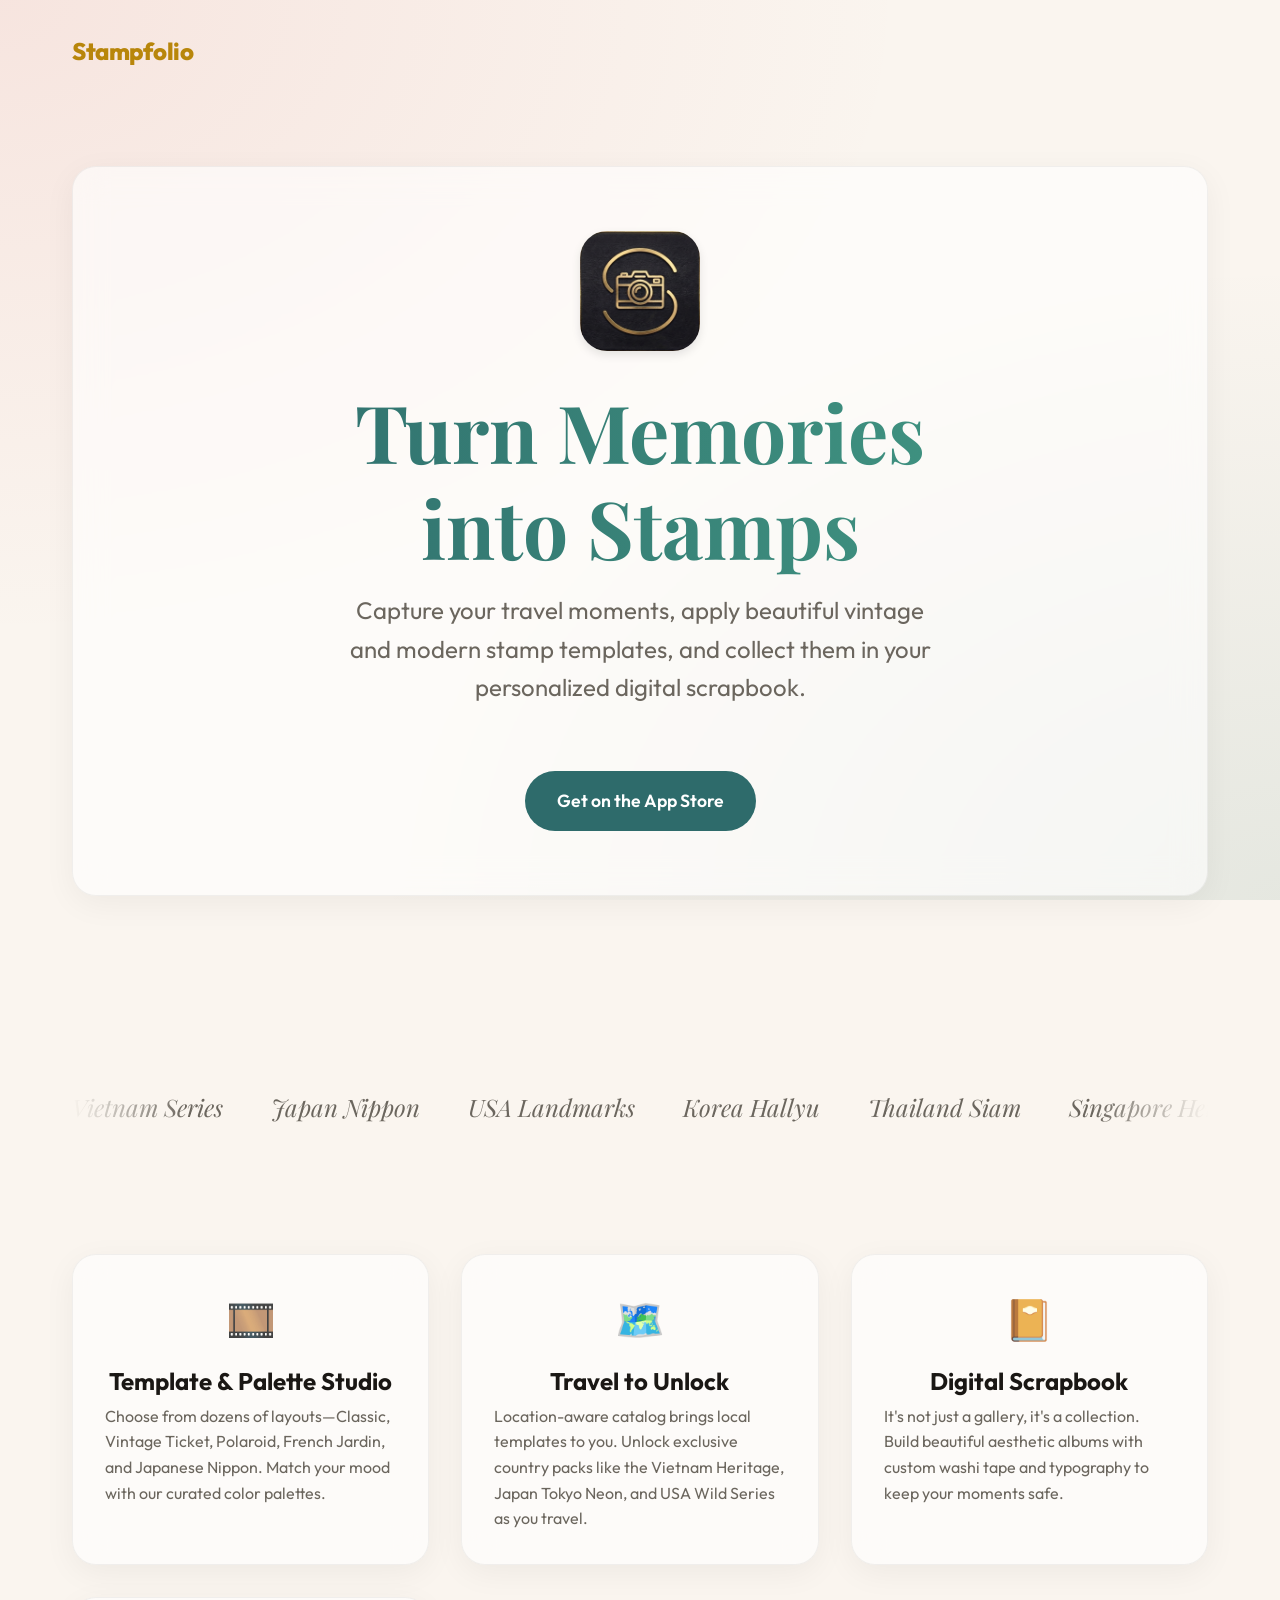
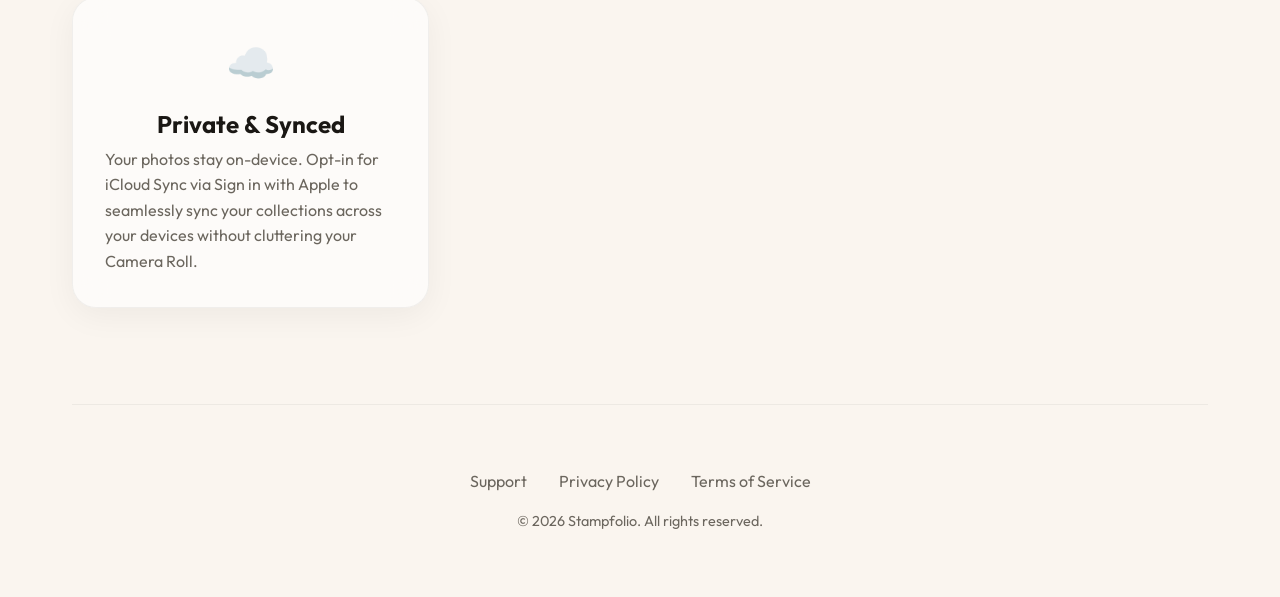
<file: index.html>
<!DOCTYPE html>
<html lang="en">
<head>
    <meta charset="UTF-8">
    <meta name="viewport" content="width=device-width, initial-scale=1.0">
    <meta name="description" content="Stampfolio - Turn your travel memories into beautiful digital stamps. Create digital scrapbooks, apply vintage templates, and collect them across the world.">
    <title>Stampfolio - Vintage Photo to Digital Stamp</title>
    <link rel="stylesheet" href="index.css">
    
    <!-- Fallback for scroll-driven animations -->
    <script>
      document.addEventListener("DOMContentLoaded", () => {
        if (!CSS.supports('(animation-timeline: view()) and (animation-range: entry)')) {
          const observer = new IntersectionObserver((entries) => {
            for (const entry of entries) {
              if (entry.isIntersecting) {
                entry.target.style.opacity = 1;
                entry.target.style.transform = 'translateY(0)';
                observer.unobserve(entry.target);
              }
            }
          }, { threshold: 0.1 });
          
          document.querySelectorAll('.scroll-reveal').forEach((el) => {
            el.style.opacity = 0;
            el.style.transform = 'translateY(50px)';
            el.style.transition = 'opacity 0.6s ease-out, transform 0.6s ease-out';
            observer.observe(el);
          });
        }
      });
    </script>
</head>
<body>
    <div class="container">
        <header class="nav">
            <div class="logo">Stampfolio</div>
        </header>

        <!-- ENGLISH VERSION -->
        <div class="lang-en">
            <section class="hero">
                <div class="glass-card">
                    <img src="app-icon.png" alt="Stampfolio App Icon" class="app-icon" style="width: 120px; height: 120px; border-radius: 27px; margin-bottom: 2rem; box-shadow: 0 4px 10px rgba(0,0,0,0.1);">
                    <h1>Turn Memories into Stamps</h1>
                    <p class="subtitle">Capture your travel moments, apply beautiful vintage and modern stamp templates, and collect them in your personalized digital scrapbook.</p>
                    <a href="https://apps.apple.com/vn/app/stampfolio-photo-to-stamp/id6799593566" target="_blank" rel="noopener noreferrer" class="btn">Get on the App Store</a>
                </div>
            </section>

            <section class="countries-marquee scroll-reveal">
                <div class="marquee-content">
                    <span class="country-tag">Vietnam Series</span>
                    <span class="country-tag">Japan Nippon</span>
                    <span class="country-tag">USA Landmarks</span>
                    <span class="country-tag">Korea Hallyu</span>
                    <span class="country-tag">Thailand Siam</span>
                    <span class="country-tag">Singapore Heritage</span>
                    <!-- Duplicate for seamless scroll -->
                    <span class="country-tag">Vietnam Series</span>
                    <span class="country-tag">Japan Nippon</span>
                    <span class="country-tag">USA Landmarks</span>
                    <span class="country-tag">Korea Hallyu</span>
                    <span class="country-tag">Thailand Siam</span>
                    <span class="country-tag">Singapore Heritage</span>
                </div>
            </section>

            <section class="features-grid">
                <div class="feature-item glass-card scroll-reveal">
                    <span class="feature-icon">🎞️</span>
                    <h3>Template & Palette Studio</h3>
                    <p>Choose from dozens of layouts—Classic, Vintage Ticket, Polaroid, French Jardin, and Japanese Nippon. Match your mood with our curated color palettes.</p>
                </div>
                <div class="feature-item glass-card scroll-reveal">
                    <span class="feature-icon">🗺️</span>
                    <h3>Travel to Unlock</h3>
                    <p>Location-aware catalog brings local templates to you. Unlock exclusive country packs like the Vietnam Heritage, Japan Tokyo Neon, and USA Wild Series as you travel.</p>
                </div>
                <div class="feature-item glass-card scroll-reveal">
                    <span class="feature-icon">📔</span>
                    <h3>Digital Scrapbook</h3>
                    <p>It's not just a gallery, it's a collection. Build beautiful aesthetic albums with custom washi tape and typography to keep your moments safe.</p>
                </div>
                <div class="feature-item glass-card scroll-reveal">
                    <span class="feature-icon">☁️</span>
                    <h3>Private & Synced</h3>
                    <p>Your photos stay on-device. Opt-in for iCloud Sync via Sign in with Apple to seamlessly sync your collections across your devices without cluttering your Camera Roll.</p>
                </div>
            </section>

            <footer class="footer scroll-reveal">
                <div class="footer-links">
                    <a href="support.html">Support</a>
                    <a href="privacy.html">Privacy Policy</a>
                    <a href="terms.html">Terms of Service</a>
                </div>
                <p style="color: var(--color-text-muted); font-size: 0.9rem;">&copy; 2026 Stampfolio. All rights reserved.</p>
            </footer>
        </div>

        <!-- VIETNAMESE VERSION -->
        <div class="lang-vi" style="display: none;">
            <section class="hero">
                <div class="glass-card">
                    <img src="app-icon.png" alt="Stampfolio App Icon" class="app-icon" style="width: 120px; height: 120px; border-radius: 27px; margin-bottom: 2rem; box-shadow: 0 4px 10px rgba(0,0,0,0.1);">
                    <h1>Biến Kỷ Niệm Thành Tem</h1>
                    <p class="subtitle">Lưu giữ khoảnh khắc du lịch, áp dụng các mẫu tem cổ điển và hiện đại tuyệt đẹp, và thu thập chúng vào cuốn sổ lưu niệm kỹ thuật số của riêng bạn.</p>
                    <a href="https://apps.apple.com/vn/app/stampfolio-photo-to-stamp/id6799593566" target="_blank" rel="noopener noreferrer" class="btn">Tải trên App Store</a>
                </div>
            </section>

            <section class="countries-marquee scroll-reveal">
                <div class="marquee-content">
                    <span class="country-tag">Bộ sưu tập Việt Nam</span>
                    <span class="country-tag">Nhật Bản Nippon</span>
                    <span class="country-tag">Địa danh Hoa Kỳ</span>
                    <span class="country-tag">Hàn Quốc Hallyu</span>
                    <span class="country-tag">Thái Lan Siam</span>
                    <span class="country-tag">Di sản Singapore</span>
                    <!-- Duplicate for seamless scroll -->
                    <span class="country-tag">Bộ sưu tập Việt Nam</span>
                    <span class="country-tag">Nhật Bản Nippon</span>
                    <span class="country-tag">Địa danh Hoa Kỳ</span>
                    <span class="country-tag">Hàn Quốc Hallyu</span>
                    <span class="country-tag">Thái Lan Siam</span>
                    <span class="country-tag">Di sản Singapore</span>
                </div>
            </section>

            <section class="features-grid">
                <div class="feature-item glass-card scroll-reveal">
                    <span class="feature-icon">🎞️</span>
                    <h3>Studio Giao diện & Màu sắc</h3>
                    <p>Chọn từ hàng chục bố cục—Cổ điển, Vé cũ, Polaroid, French Jardin, và Japanese Nippon. Phối hợp với tâm trạng của bạn bằng các bảng màu được tuyển chọn.</p>
                </div>
                <div class="feature-item glass-card scroll-reveal">
                    <span class="feature-icon">🗺️</span>
                    <h3>Du lịch để Mở khoá</h3>
                    <p>Danh mục theo vị trí mang đến các mẫu tem địa phương. Mở khóa các gói quốc gia độc quyền như Di sản Việt Nam, Tokyo Neon Nhật Bản và Hoa Kỳ Hoang dã khi đi du lịch.</p>
                </div>
                <div class="feature-item glass-card scroll-reveal">
                    <span class="feature-icon">📔</span>
                    <h3>Sổ lưu niệm Kỹ thuật số</h3>
                    <p>Không chỉ là thư viện ảnh, đó là một kho báu. Xây dựng các album mang đậm tính thẩm mỹ với băng dính washi và nghệ thuật chữ để lưu giữ kỷ niệm của bạn.</p>
                </div>
                <div class="feature-item glass-card scroll-reveal">
                    <span class="feature-icon">☁️</span>
                    <h3>Riêng tư & Đồng bộ</h3>
                    <p>Ảnh của bạn được lưu trên thiết bị. Bật Đồng bộ iCloud qua Đăng nhập bằng Apple để đồng bộ hóa liền mạch bộ sưu tập giữa các thiết bị mà không làm lộn xộn Cuộn Camera.</p>
                </div>
            </section>

            <footer class="footer scroll-reveal">
                <div class="footer-links">
                    <a href="support.html">Hỗ trợ</a>
                    <a href="privacy.html">Chính sách Bảo mật</a>
                    <a href="terms.html">Điều khoản Dịch vụ</a>
                </div>
                <p style="color: var(--color-text-muted); font-size: 0.9rem;">&copy; 2026 Stampfolio. Mọi quyền được bảo lưu.</p>
            </footer>
        </div>
    </div>

    <!-- Language detection script (same as terms.html) -->
    <script>
        document.addEventListener('DOMContentLoaded', function() {
            var userLang = navigator.language || navigator.userLanguage;
            var isVi = userLang.toLowerCase().includes('vi');
            
            var enDiv = document.querySelector('.lang-en');
            var viDiv = document.querySelector('.lang-vi');
            
            if (isVi) {
                if (enDiv) enDiv.style.display = 'none';
                if (viDiv) viDiv.style.display = 'block';
            } else {
                if (enDiv) enDiv.style.display = 'block';
                if (viDiv) viDiv.style.display = 'none';
            }
        });
    </script>
</body>
</html>
</file>
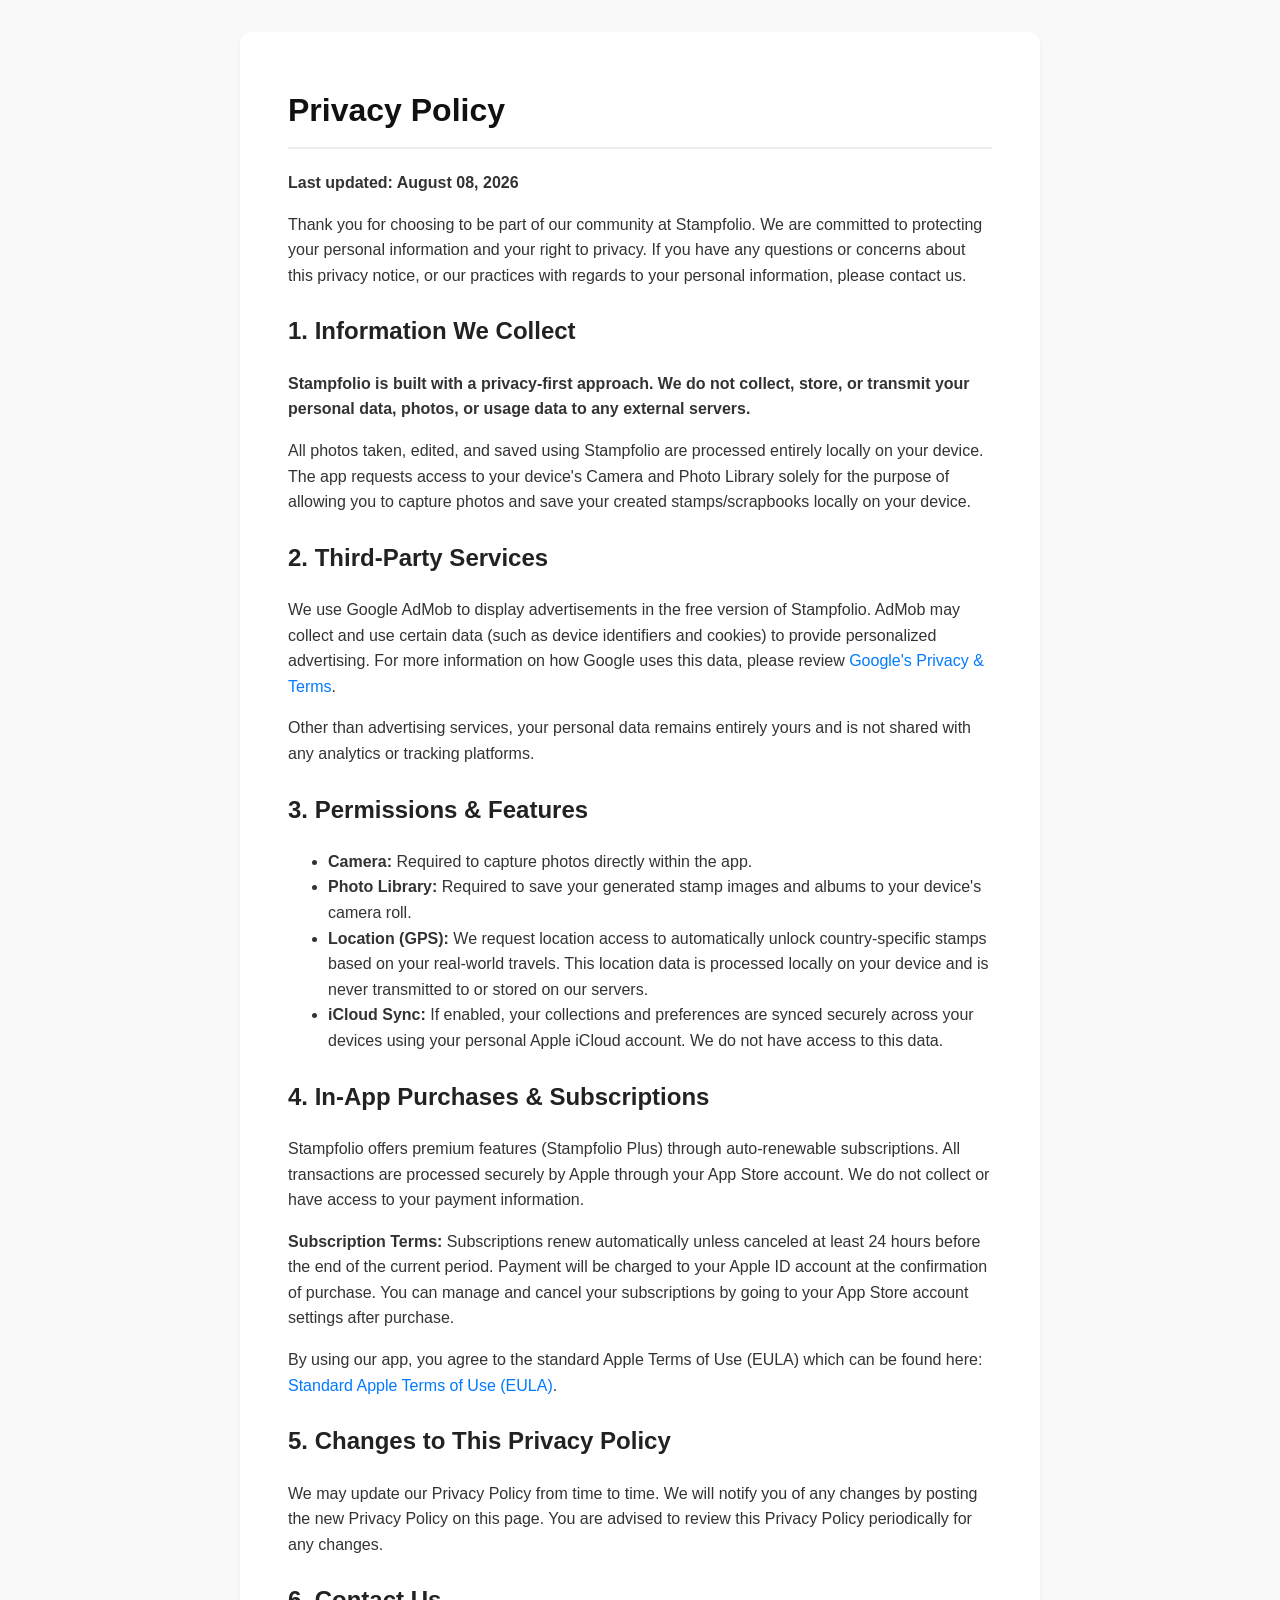
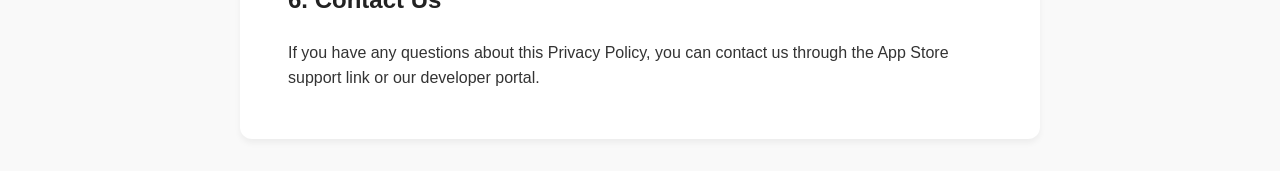
<file: privacy.html>
<!DOCTYPE html>
<html lang="en">
<head>
    <meta charset="UTF-8">
    <meta name="viewport" content="width=device-width, initial-scale=1.0">
    <title>Privacy Policy - Stampfolio</title>
    <style>
        body {
            font-family: -apple-system, BlinkMacSystemFont, "Segoe UI", Roboto, Helvetica, Arial, sans-serif;
            line-height: 1.6;
            color: #333;
            max-width: 800px;
            margin: 0 auto;
            padding: 2rem;
            background-color: #f9f9f9;
        }
        .container {
            background-color: #fff;
            padding: 2rem 3rem;
            border-radius: 12px;
            box-shadow: 0 4px 6px rgba(0,0,0,0.05);
        }
        h1 { color: #111; border-bottom: 2px solid #eee; padding-bottom: 10px; }
        h2 { color: #222; margin-top: 1.5rem; }
        p { margin-bottom: 1rem; }
        a { color: #007aff; text-decoration: none; }
        a:hover { text-decoration: underline; }
        @media (max-width: 600px) {
            body { padding: 1rem; }
            .container { padding: 1.5rem; }
        }
    </style>
</head>
<body>
    <div class="container">
<div class="lang-en">
        <h1>Privacy Policy</h1>
        <p><strong>Last updated: August 08, 2026</strong></p>
        
        <p>Thank you for choosing to be part of our community at Stampfolio. We are committed to protecting your personal information and your right to privacy. If you have any questions or concerns about this privacy notice, or our practices with regards to your personal information, please contact us.</p>
        
        <h2>1. Information We Collect</h2>
        <p><strong>Stampfolio is built with a privacy-first approach. We do not collect, store, or transmit your personal data, photos, or usage data to any external servers.</strong></p>
        <p>All photos taken, edited, and saved using Stampfolio are processed entirely locally on your device. The app requests access to your device's Camera and Photo Library solely for the purpose of allowing you to capture photos and save your created stamps/scrapbooks locally on your device.</p>
        
        <h2>2. Third-Party Services</h2>
        <p>We use Google AdMob to display advertisements in the free version of Stampfolio. AdMob may collect and use certain data (such as device identifiers and cookies) to provide personalized advertising. For more information on how Google uses this data, please review <a href="https://policies.google.com/technologies/partner-sites" target="_blank">Google's Privacy & Terms</a>.</p>
        <p>Other than advertising services, your personal data remains entirely yours and is not shared with any analytics or tracking platforms.</p>
        
        <h2>3. Permissions & Features</h2>
        <ul>
            <li><strong>Camera:</strong> Required to capture photos directly within the app.</li>
            <li><strong>Photo Library:</strong> Required to save your generated stamp images and albums to your device's camera roll.</li>
            <li><strong>Location (GPS):</strong> We request location access to automatically unlock country-specific stamps based on your real-world travels. This location data is processed locally on your device and is never transmitted to or stored on our servers.</li>
            <li><strong>iCloud Sync:</strong> If enabled, your collections and preferences are synced securely across your devices using your personal Apple iCloud account. We do not have access to this data.</li>
        </ul>
        
        <h2>4. In-App Purchases & Subscriptions</h2>
        <p>Stampfolio offers premium features (Stampfolio Plus) through auto-renewable subscriptions. All transactions are processed securely by Apple through your App Store account. We do not collect or have access to your payment information.</p>
        <p><strong>Subscription Terms:</strong> Subscriptions renew automatically unless canceled at least 24 hours before the end of the current period. Payment will be charged to your Apple ID account at the confirmation of purchase. You can manage and cancel your subscriptions by going to your App Store account settings after purchase.</p>
        <p>By using our app, you agree to the standard Apple Terms of Use (EULA) which can be found here: <a href="https://www.apple.com/legal/internet-services/itunes/dev/stdeula/" target="_blank">Standard Apple Terms of Use (EULA)</a>.</p>
        
        <h2>5. Changes to This Privacy Policy</h2>
        <p>We may update our Privacy Policy from time to time. We will notify you of any changes by posting the new Privacy Policy on this page. You are advised to review this Privacy Policy periodically for any changes.</p>
        
        <h2>6. Contact Us</h2>
        <p>If you have any questions about this Privacy Policy, you can contact us through the App Store support link or our developer portal.</p>
    
    </div>
<div class="lang-vi" style="display: none;">
        
        <h2>Chính Sách Bảo Mật</h2>
        <p><strong>Cập nhật lần cuối:</strong> 8 Tháng 8, 2026</p>

        <p>Cảm ơn bạn đã sử dụng Stampfolio. Chính sách bảo mật này giải thích cách chúng tôi thu thập, sử dụng và bảo vệ thông tin của bạn khi bạn sử dụng ứng dụng của chúng tôi.</p>

        <h3>1. Thu thập dữ liệu</h3>
        <p>Stampfolio hoạt động cục bộ trên thiết bị của bạn. <strong>Chúng tôi không thu thập, lưu trữ, hoặc truyền bất kỳ dữ liệu cá nhân hay hình ảnh nào của bạn.</strong> Tất cả quá trình xử lý ảnh và tạo tem đều diễn ra trực tiếp trên thiết bị của bạn.</p>

        <h3>2. Quyền truy cập thiết bị & Tính năng</h3>
        <ul>
            <li><strong>Thư viện ảnh:</strong> Chúng tôi yêu cầu quyền truy cập vào thư viện ảnh của bạn để cho phép bạn chọn ảnh tạo tem và để lưu các tem bạn đã tạo.</li>
            <li><strong>Camera:</strong> Chúng tôi yêu cầu quyền truy cập camera để bạn có thể chụp ảnh trực tiếp trong ứng dụng.</li>
            <li><strong>Vị trí (GPS):</strong> Chúng tôi yêu cầu truy cập vị trí để tự động mở khóa tem các quốc gia dựa trên hành trình du lịch thực tế của bạn. Dữ liệu này chỉ được xử lý cục bộ trên thiết bị và không bao giờ được gửi hay lưu trữ trên máy chủ của chúng tôi.</li>
            <li><strong>Đồng bộ iCloud:</strong> Nếu được bật, bộ sưu tập của bạn sẽ được đồng bộ an toàn qua tài khoản Apple iCloud cá nhân của bạn. Chúng tôi không có quyền truy cập vào dữ liệu này.</li>
        </ul>
        <p>Chúng tôi chỉ truy cập các tính năng này khi bạn cho phép một cách rõ ràng.</p>

        <h3>3. Mua sắm trong ứng dụng & Đăng ký (In-App Purchases & Subscriptions)</h3>
        <p>Stampfolio cung cấp các tính năng cao cấp (Stampfolio Plus) thông qua hình thức đăng ký tự động gia hạn (auto-renewable subscriptions). Mọi giao dịch được Apple xử lý bảo mật thông qua tài khoản App Store của bạn. Chúng tôi không thu thập hay có quyền truy cập vào thông tin thanh toán của bạn.</p>
        <p><strong>Điều khoản đăng ký:</strong> Gói đăng ký sẽ tự động gia hạn trừ khi bị hủy ít nhất 24 giờ trước khi kết thúc chu kỳ hiện tại. Thanh toán sẽ được tính vào tài khoản Apple ID của bạn khi xác nhận mua. Bạn có thể quản lý và hủy gói đăng ký trong Cài đặt tài khoản App Store của mình sau khi mua.</p>
        <p>Bằng việc sử dụng ứng dụng, bạn đồng ý với Điều khoản sử dụng tiêu chuẩn của Apple (EULA): <a href="https://www.apple.com/legal/internet-services/itunes/dev/stdeula/" target="_blank">Điều khoản sử dụng tiêu chuẩn của Apple</a>.</p>

        <h3>4. Dịch vụ bên thứ ba</h3>
        <p>Chúng tôi sử dụng Google AdMob để hiển thị quảng cáo trong phiên bản miễn phí của Stampfolio. AdMob có thể thu thập và sử dụng một số dữ liệu nhất định (như định danh thiết bị và cookie) để cung cấp quảng cáo được cá nhân hoá. Để biết thêm thông tin về cách Google sử dụng dữ liệu này, vui lòng xem <a href="https://policies.google.com/technologies/partner-sites" target="_blank">Chính sách bảo mật của Google</a>.</p>
        <p>Ngoài dịch vụ quảng cáo, dữ liệu cá nhân của bạn hoàn toàn thuộc về bạn và không được chia sẻ với bất kỳ nền tảng phân tích hoặc theo dõi nào khác.</p>

        <h3>5. Thay đổi chính sách</h3>
        <p>Chúng tôi có thể cập nhật Chính sách bảo mật này theo thời gian. Chúng tôi sẽ thông báo cho bạn về bất kỳ thay đổi nào bằng cách đăng tải Chính sách bảo mật mới trên trang này.</p>
        
        <h3>6. Liên hệ</h3>
        <p>Nếu bạn có bất kỳ câu hỏi nào về Chính sách bảo mật này, vui lòng liên hệ với chúng tôi qua thông tin liên hệ được cung cấp trên App Store.</p>
    </div>
    
</div>

    <script>
        document.addEventListener('DOMContentLoaded', function() {
            var userLang = navigator.language || navigator.userLanguage;
            var isVi = userLang.toLowerCase().includes('vi');
            
            var enDiv = document.querySelector('.lang-en');
            var viDiv = document.querySelector('.lang-vi');
            
            if (isVi) {
                if (enDiv) enDiv.style.display = 'none';
                if (viDiv) viDiv.style.display = 'block';
            } else {
                if (enDiv) enDiv.style.display = 'block';
                if (viDiv) viDiv.style.display = 'none';
            }
        });
    </script>
    </body>
</html>
</file>
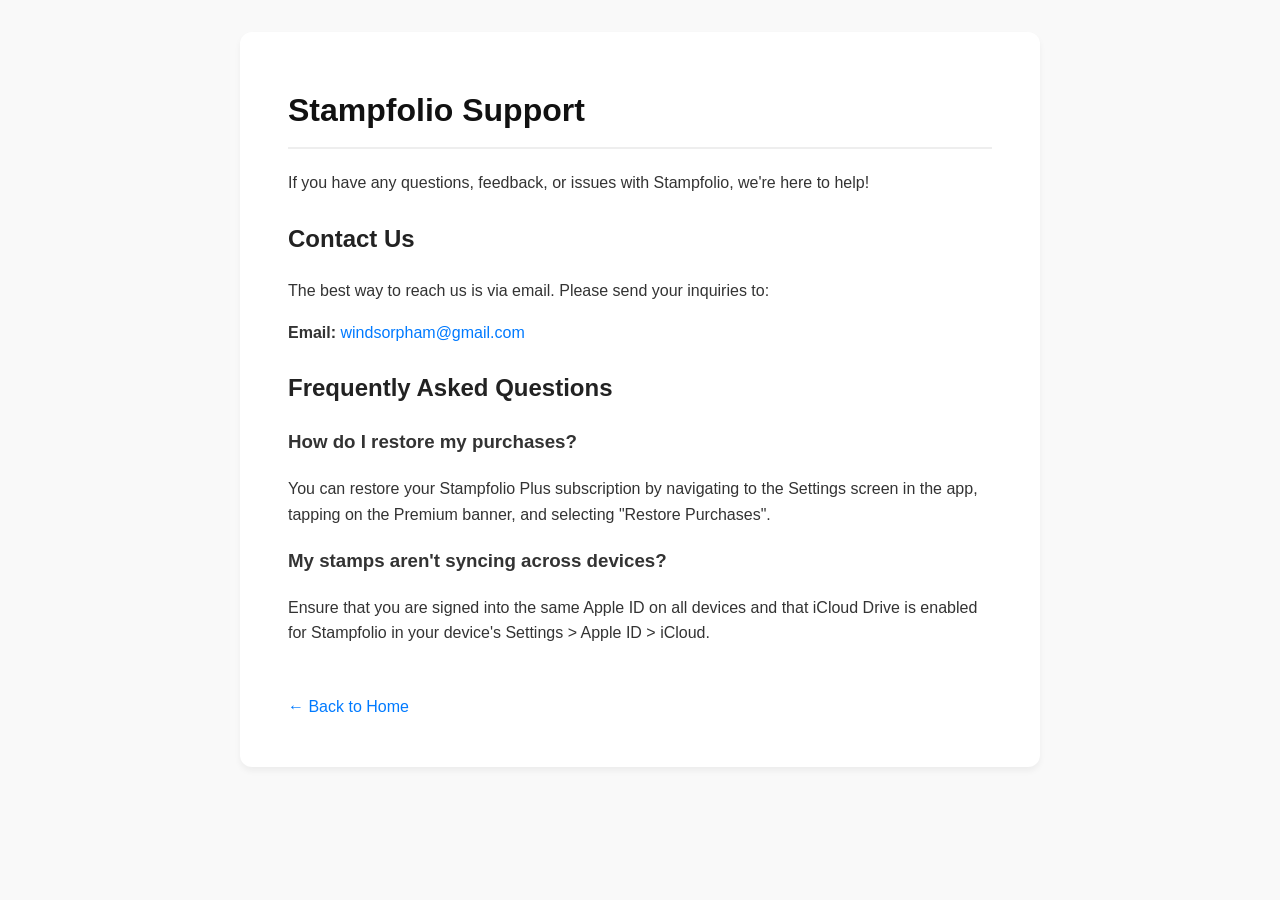
<file: support.html>
<!DOCTYPE html>
<html lang="en">
<head>
    <meta charset="UTF-8">
    <meta name="viewport" content="width=device-width, initial-scale=1.0">
    <title>Support - Stampfolio</title>
    <style>
        body {
            font-family: -apple-system, BlinkMacSystemFont, "Segoe UI", Roboto, Helvetica, Arial, sans-serif;
            line-height: 1.6;
            color: #333;
            max-width: 800px;
            margin: 0 auto;
            padding: 2rem;
            background-color: #f9f9f9;
        }
        .container {
            background-color: #fff;
            padding: 2rem 3rem;
            border-radius: 12px;
            box-shadow: 0 4px 6px rgba(0,0,0,0.05);
        }
        h1 { color: #111; border-bottom: 2px solid #eee; padding-bottom: 10px; }
        h2 { color: #222; margin-top: 1.5rem; }
        p { margin-bottom: 1rem; }
        a { color: #007aff; text-decoration: none; }
        a:hover { text-decoration: underline; }
        @media (max-width: 600px) {
            body { padding: 1rem; }
            .container { padding: 1.5rem; }
        }
    </style>
</head>
<body>
    <div class="container">
<div class="lang-en">
        <h1>Stampfolio Support</h1>
        <p>If you have any questions, feedback, or issues with Stampfolio, we're here to help!</p>
        
        <h2>Contact Us</h2>
        <p>The best way to reach us is via email. Please send your inquiries to:</p>
        <p><strong>Email:</strong> <a href="mailto:windsorpham@gmail.com">windsorpham@gmail.com</a></p>
        
        <h2>Frequently Asked Questions</h2>
        <h3>How do I restore my purchases?</h3>
        <p>You can restore your Stampfolio Plus subscription by navigating to the Settings screen in the app, tapping on the Premium banner, and selecting "Restore Purchases".</p>
        
        <h3>My stamps aren't syncing across devices?</h3>
        <p>Ensure that you are signed into the same Apple ID on all devices and that iCloud Drive is enabled for Stampfolio in your device's Settings > Apple ID > iCloud.</p>

        <p style="margin-top: 3rem;"><a href="index.html">&larr; Back to Home</a></p>
    </div>
<div class="lang-vi" style="display: none;">
        <h1>Hỗ trợ Stampfolio</h1>
        <p>Nếu bạn có bất kỳ câu hỏi, góp ý hay gặp lỗi gì khi sử dụng Stampfolio, chúng tôi luôn sẵn sàng hỗ trợ!</p>
        
        <h2>Liên Hệ</h2>
        <p>Cách tốt nhất để liên hệ với chúng tôi là qua email:</p>
        <p><strong>Email:</strong> <a href="mailto:windsorpham@gmail.com">windsorpham@gmail.com</a></p>
        
        <h2>Câu hỏi thường gặp (FAQ)</h2>
        <h3>Làm sao để khôi phục gói đã mua?</h3>
        <p>Bạn có thể khôi phục gói Stampfolio Plus bằng cách vào phần Cài đặt trong ứng dụng, nhấn vào banner Premium và chọn "Khôi phục thanh toán" (Restore Purchases).</p>
        
        <h3>Tem của tôi không đồng bộ giữa các thiết bị?</h3>
        <p>Hãy đảm bảo bạn đã đăng nhập cùng một tài khoản Apple ID trên tất cả thiết bị, và đã bật iCloud Drive cho ứng dụng Stampfolio (trong Cài đặt > Apple ID > iCloud).</p>

        <p style="margin-top: 3rem;"><a href="index.html">&larr; Quay lại Trang chủ</a></p>
    </div>
</div>
    <script>
        document.addEventListener('DOMContentLoaded', function() {
            var userLang = navigator.language || navigator.userLanguage;
            var isVi = userLang.toLowerCase().includes('vi');
            var enDiv = document.querySelector('.lang-en');
            var viDiv = document.querySelector('.lang-vi');
            if (isVi) {
                if (enDiv) enDiv.style.display = 'none';
                if (viDiv) viDiv.style.display = 'block';
            } else {
                if (enDiv) enDiv.style.display = 'block';
                if (viDiv) viDiv.style.display = 'none';
            }
        });
    </script>
</body>
</html>
</file>
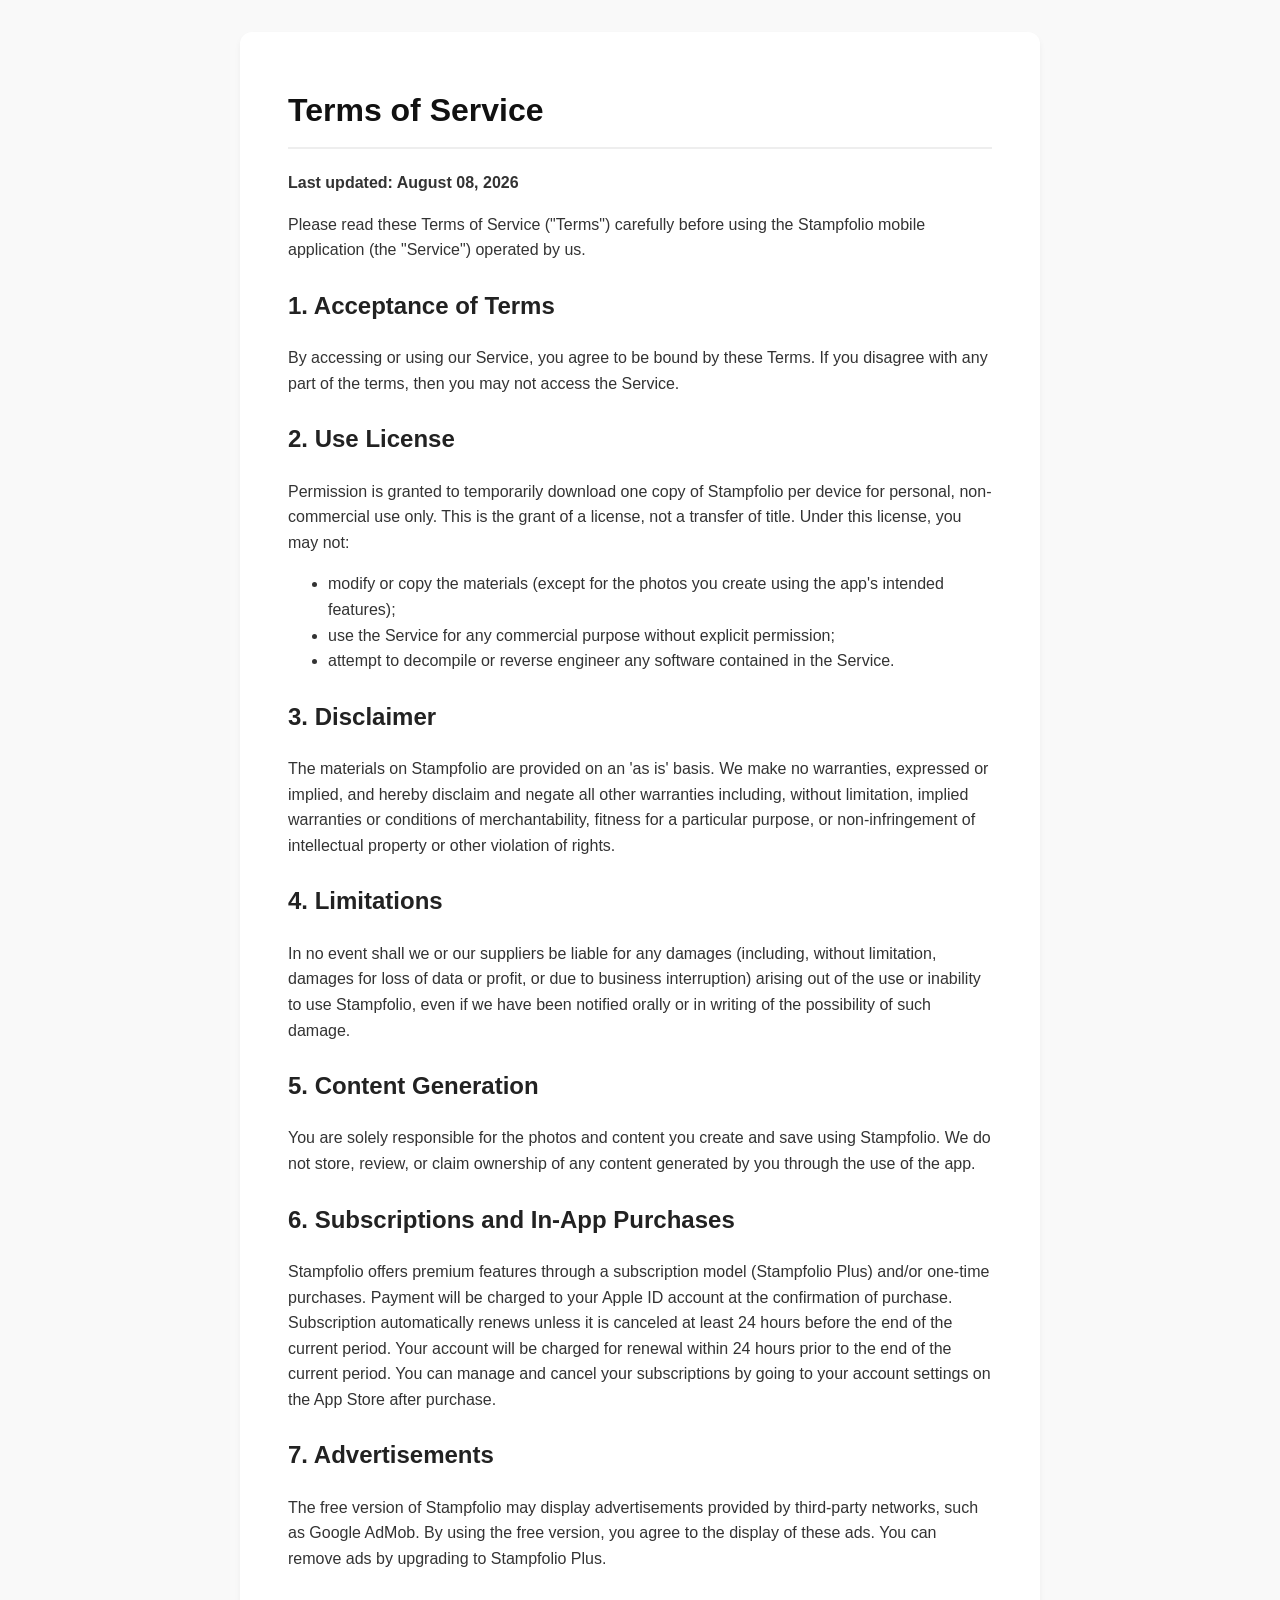
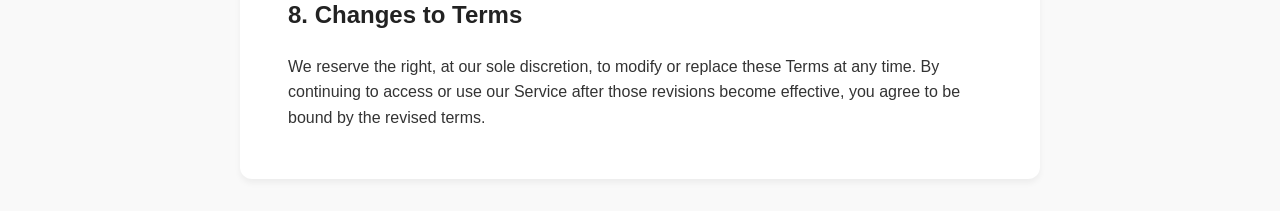
<file: terms.html>
<!DOCTYPE html>
<html lang="en">
<head>
    <meta charset="UTF-8">
    <meta name="viewport" content="width=device-width, initial-scale=1.0">
    <title>Terms of Service - Stampfolio</title>
    <style>
        body {
            font-family: -apple-system, BlinkMacSystemFont, "Segoe UI", Roboto, Helvetica, Arial, sans-serif;
            line-height: 1.6;
            color: #333;
            max-width: 800px;
            margin: 0 auto;
            padding: 2rem;
            background-color: #f9f9f9;
        }
        .container {
            background-color: #fff;
            padding: 2rem 3rem;
            border-radius: 12px;
            box-shadow: 0 4px 6px rgba(0,0,0,0.05);
        }
        h1 { color: #111; border-bottom: 2px solid #eee; padding-bottom: 10px; }
        h2 { color: #222; margin-top: 1.5rem; }
        p { margin-bottom: 1rem; }
        @media (max-width: 600px) {
            body { padding: 1rem; }
            .container { padding: 1.5rem; }
        }
    </style>
</head>
<body>
    <div class="container">
<div class="lang-en">
        <h1>Terms of Service</h1>
        <p><strong>Last updated: August 08, 2026</strong></p>
        
        <p>Please read these Terms of Service ("Terms") carefully before using the Stampfolio mobile application (the "Service") operated by us.</p>
        
        <h2>1. Acceptance of Terms</h2>
        <p>By accessing or using our Service, you agree to be bound by these Terms. If you disagree with any part of the terms, then you may not access the Service.</p>
        
        <h2>2. Use License</h2>
        <p>Permission is granted to temporarily download one copy of Stampfolio per device for personal, non-commercial use only. This is the grant of a license, not a transfer of title. Under this license, you may not:</p>
        <ul>
            <li>modify or copy the materials (except for the photos you create using the app's intended features);</li>
            <li>use the Service for any commercial purpose without explicit permission;</li>
            <li>attempt to decompile or reverse engineer any software contained in the Service.</li>
        </ul>
        
        <h2>3. Disclaimer</h2>
        <p>The materials on Stampfolio are provided on an 'as is' basis. We make no warranties, expressed or implied, and hereby disclaim and negate all other warranties including, without limitation, implied warranties or conditions of merchantability, fitness for a particular purpose, or non-infringement of intellectual property or other violation of rights.</p>
        
        <h2>4. Limitations</h2>
        <p>In no event shall we or our suppliers be liable for any damages (including, without limitation, damages for loss of data or profit, or due to business interruption) arising out of the use or inability to use Stampfolio, even if we have been notified orally or in writing of the possibility of such damage.</p>
        
        <h2>5. Content Generation</h2>
        <p>You are solely responsible for the photos and content you create and save using Stampfolio. We do not store, review, or claim ownership of any content generated by you through the use of the app.</p>
        
        <h2>6. Subscriptions and In-App Purchases</h2>
        <p>Stampfolio offers premium features through a subscription model (Stampfolio Plus) and/or one-time purchases. Payment will be charged to your Apple ID account at the confirmation of purchase. Subscription automatically renews unless it is canceled at least 24 hours before the end of the current period. Your account will be charged for renewal within 24 hours prior to the end of the current period. You can manage and cancel your subscriptions by going to your account settings on the App Store after purchase.</p>
        
        <h2>7. Advertisements</h2>
        <p>The free version of Stampfolio may display advertisements provided by third-party networks, such as Google AdMob. By using the free version, you agree to the display of these ads. You can remove ads by upgrading to Stampfolio Plus.</p>
        
        <h2>8. Changes to Terms</h2>
        <p>We reserve the right, at our sole discretion, to modify or replace these Terms at any time. By continuing to access or use our Service after those revisions become effective, you agree to be bound by the revised terms.</p>
    
    </div>
<div class="lang-vi" style="display: none;">
        
        <h2>Điều Khoản & Điều Kiện</h2>
        <p><strong>Cập nhật lần cuối:</strong> 8 Tháng 8, 2026</p>

        <p>Bằng việc tải xuống hoặc sử dụng Stampfolio, các điều khoản này sẽ tự động áp dụng đối với bạn. Bạn nên đọc kỹ các điều khoản này trước khi sử dụng ứng dụng.</p>

        <h3>1. Giấy phép sử dụng</h3>
        <p>Stampfolio cấp cho bạn giấy phép cá nhân, toàn cầu, miễn phí bản quyền, không thể chuyển nhượng và không độc quyền để sử dụng phần mềm được cung cấp như một phần của Ứng dụng. Giấy phép này chỉ nhằm mục đích cho phép bạn sử dụng và tận hưởng những lợi ích mà Ứng dụng mang lại theo cách được các Điều khoản này cho phép.</p>

        <h3>2. Hạn chế</h3>
        <p>Bạn không được phép sao chép, sửa đổi ứng dụng, bất kỳ phần nào của ứng dụng hoặc nhãn hiệu của chúng tôi dưới bất kỳ hình thức nào. Bạn không được phép trích xuất mã nguồn của ứng dụng, cũng như không được cố gắng dịch ứng dụng sang các ngôn ngữ khác hoặc tạo các phiên bản phái sinh.</p>

        <h3>3. Quyền sở hữu nội dung</h3>
        <p>Mọi quyền tác giả, nhãn hiệu, quyền thiết kế, bằng sáng chế và các quyền sở hữu trí tuệ khác (dù đã đăng ký hay chưa đăng ký) trên Ứng dụng đều thuộc về Stampfolio. Bạn giữ toàn bộ quyền sở hữu đối với các hình ảnh bạn tạo bằng Ứng dụng.</p>

        <h3>4. Miễn trừ trách nhiệm</h3>
        <p>Ứng dụng được cung cấp "NGUYÊN TRẠNG" và "SẴN CÓ". Việc bạn sử dụng Ứng dụng hoàn toàn thuộc rủi ro của riêng bạn. Chúng tôi không đảm bảo rằng Ứng dụng sẽ đáp ứng các yêu cầu của bạn, hoạt động không bị gián đoạn, đúng giờ, an toàn hoặc không có lỗi.</p>

        <h3>5. Đăng ký & Mua sắm trong ứng dụng</h3>
        <p>Stampfolio cung cấp các tính năng cao cấp thông qua gói đăng ký (Stampfolio Plus) và/hoặc thanh toán một lần. Khoản thanh toán sẽ được tính vào tài khoản Apple ID của bạn khi xác nhận mua. Đăng ký tự động gia hạn trừ khi bị hủy ít nhất 24 giờ trước khi kết thúc giai đoạn hiện tại. Tài khoản của bạn sẽ bị tính phí gia hạn trong vòng 24 giờ trước khi kết thúc giai đoạn hiện tại. Bạn có thể quản lý và hủy đăng ký của mình bằng cách vào Cài đặt tài khoản trên App Store sau khi mua.</p>

        <h3>6. Quảng cáo</h3>
        <p>Phiên bản miễn phí của Stampfolio có thể hiển thị quảng cáo được cung cấp bởi các mạng quảng cáo bên thứ ba, như Google AdMob. Bằng việc sử dụng phiên bản miễn phí, bạn đồng ý với việc hiển thị các quảng cáo này. Bạn có thể loại bỏ quảng cáo bằng cách nâng cấp lên Stampfolio Plus.</p>

        <h3>7. Thay đổi Điều khoản</h3>
        <p>Chúng tôi có thể cập nhật Điều khoản và Điều kiện của mình theo thời gian. Do đó, bạn nên xem lại trang này định kỳ để biết mọi thay đổi.</p>
    </div>
    
</div>

    <script>
        document.addEventListener('DOMContentLoaded', function() {
            var userLang = navigator.language || navigator.userLanguage;
            var isVi = userLang.toLowerCase().includes('vi');
            
            var enDiv = document.querySelector('.lang-en');
            var viDiv = document.querySelector('.lang-vi');
            
            if (isVi) {
                if (enDiv) enDiv.style.display = 'none';
                if (viDiv) viDiv.style.display = 'block';
            } else {
                if (enDiv) enDiv.style.display = 'block';
                if (viDiv) viDiv.style.display = 'none';
            }
        });
    </script>
    </body>
</html>
</file>
<file: index.css>
@import url('https://fonts.googleapis.com/css2?family=Outfit:wght@300;400;600;800&family=Playfair+Display:ital,wght@0,600;1,600&display=swap');

@layer reset, base, theme, components, utilities, animations;

@layer reset {
  *, *::before, *::after {
    box-sizing: border-box;
  }
  body, h1, h2, h3, p, ul {
    margin: 0;
    padding: 0;
  }
  a {
    text-decoration: none;
    color: inherit;
  }
  ul {
    list-style: none;
  }
}

@layer theme {
  :root {
    color-scheme: light dark;
    /* Use system serif to match iOS app */
    --font-sans: 'Outfit', -apple-system, sans-serif;
    --font-serif: ui-serif, 'Playfair Display', Georgia, serif;
    
    /* StampfolioTheme Colors */
    --color-bg: light-dark(#faf5ef, #181818);
    --color-text: light-dark(#1a1714, #e5c07b);
    --color-text-muted: light-dark(#6b665e, #a09f9f);
    --color-primary: light-dark(#2e6b6b, #d4af37);
    --color-accent: light-dark(#439b85, #e5c07b);
    --color-surface: light-dark(#f7f3ed, #1e1e1e);
    
    /* Glassmorphism */
    --glass-bg: light-dark(rgba(255, 255, 255, 0.6), rgba(30, 30, 30, 0.7));
    --glass-border: light-dark(rgba(0, 0, 0, 0.05), rgba(229, 192, 123, 0.15));
    --glass-shadow: 0 8px 32px rgba(0, 0, 0, 0.05);
    
    --radius-lg: 24px;
    --radius-md: 16px;
    
    --space-md: 2rem;
    --space-lg: 4rem;
    --space-xl: 6rem;
  }
}

@layer base {
  body {
    font-family: var(--font-sans);
    background-color: var(--color-bg);
    color: var(--color-text);
    line-height: 1.6;
    overflow-x: hidden;
    
    /* Animated mesh gradient background fallback */
    background-image: 
      radial-gradient(at 0% 0%, rgba(217, 83, 79, 0.1) 0px, transparent 50%),
      radial-gradient(at 100% 100%, rgba(46, 111, 94, 0.1) 0px, transparent 50%);
    background-attachment: fixed;
  }
  
  h1, h2, h3 {
    font-family: var(--font-serif);
    line-height: 1.2;
    text-wrap: balance;
  }
}

@layer components {
  .container {
    max-width: 1200px;
    margin: 0 auto;
    padding: 0 var(--space-md);
  }

  .nav {
    display: flex;
    justify-content: space-between;
    align-items: center;
    padding: var(--space-md) 0;
  }

  .logo {
    font-size: 1.5rem;
    font-weight: 800;
    letter-spacing: -0.02em;
    font-family: var(--font-sans);
    color: light-dark(#b8860b, #d4af37); /* Golden color as requested */
  }

  .hero {
    min-height: 80vh;
    display: flex;
    flex-direction: column;
    align-items: center;
    justify-content: center;
    text-align: center;
    padding: var(--space-lg) 0;
    position: relative;
  }

  .hero h1 {
    font-size: clamp(3rem, 1rem + 5vw, 5rem);
    margin-bottom: 1rem;
    background: linear-gradient(to right in oklab, var(--color-primary), var(--color-accent));
    -webkit-background-clip: text;
    -webkit-text-fill-color: transparent;
  }

  .hero .subtitle {
    font-size: clamp(1.2rem, 0.8rem + 2vw, 1.5rem);
    color: var(--color-text-muted);
    max-width: 600px;
    margin: 0 auto var(--space-lg);
    text-align: center;
    text-wrap: pretty;
  }

  .glass-card {
    display: flex;
    flex-direction: column;
    align-items: center;
    text-align: center;
    background: var(--glass-bg);
    backdrop-filter: blur(16px);
    -webkit-backdrop-filter: blur(16px);
    border: 1px solid var(--glass-border);
    border-radius: var(--radius-lg);
    padding: var(--space-lg);
    box-shadow: var(--glass-shadow);
    transition: transform 0.3s cubic-bezier(0.175, 0.885, 0.32, 1.275), box-shadow 0.3s ease;
  }

  .glass-card:hover {
    transform: translateY(-5px);
    box-shadow: 0 15px 40px rgba(0, 0, 0, 0.15);
  }

  .btn {
    display: inline-block;
    padding: 1rem 2rem;
    background-color: var(--color-primary);
    color: #fff;
    border-radius: 999px;
    font-weight: 600;
    font-size: 1.1rem;
    transition: background-color 0.2s, transform 0.2s;
  }

  .btn:hover {
    background-color: var(--color-accent);
    transform: scale(1.05);
  }

  .features-grid {
    display: grid;
    grid-template-columns: repeat(auto-fit, minmax(300px, 1fr));
    gap: var(--space-md);
    margin: var(--space-xl) 0;
  }

  .feature-item {
    text-align: left;
    padding: var(--space-md);
  }

  .feature-icon {
    font-size: 2.5rem;
    margin-bottom: 1rem;
    display: inline-block;
  }

  .feature-item h3 {
    font-family: var(--font-sans);
    font-size: 1.5rem;
    margin-bottom: 0.5rem;
  }

  .feature-item p {
    color: var(--color-text-muted);
  }

  .countries-marquee {
    display: flex;
    overflow: hidden;
    white-space: nowrap;
    padding: var(--space-md) 0;
    margin: var(--space-xl) 0;
    mask-image: linear-gradient(to right, transparent, black 10%, black 90%, transparent);
    -webkit-mask-image: linear-gradient(to right, transparent, black 10%, black 90%, transparent);
  }

  .marquee-content {
    display: flex;
    gap: 3rem;
    animation: marquee 20s linear infinite;
  }

  .country-tag {
    font-size: 1.5rem;
    font-family: var(--font-serif);
    font-style: italic;
    color: var(--color-text-muted);
  }

  .footer {
    text-align: center;
    padding: var(--space-lg) 0;
    border-top: 1px solid var(--glass-border);
    margin-top: var(--space-xl);
  }
  
  .footer-links {
    display: flex;
    justify-content: center;
    gap: 2rem;
    margin-bottom: 1rem;
  }
  
  .footer-links a {
    color: var(--color-text-muted);
    transition: color 0.2s;
  }
  
  .footer-links a:hover {
    color: var(--color-primary);
  }
}

@layer animations {
  @keyframes marquee {
    from { transform: translateX(0); }
    to { transform: translateX(-50%); }
  }

  /* Scroll-driven animations */
  @media (prefers-reduced-motion: no-preference) {
    @supports ((animation-timeline: view()) and (animation-range: entry)) {
      @keyframes fade-slide-up {
        from {
          opacity: 0;
          transform: translateY(50px);
        }
        to {
          opacity: 1;
          transform: translateY(0);
        }
      }

      .scroll-reveal {
        animation: fade-slide-up auto ease-out backwards;
        animation-timeline: view();
        animation-range: entry 10% cover 30%;
      }
    }
  }
}
</file>
